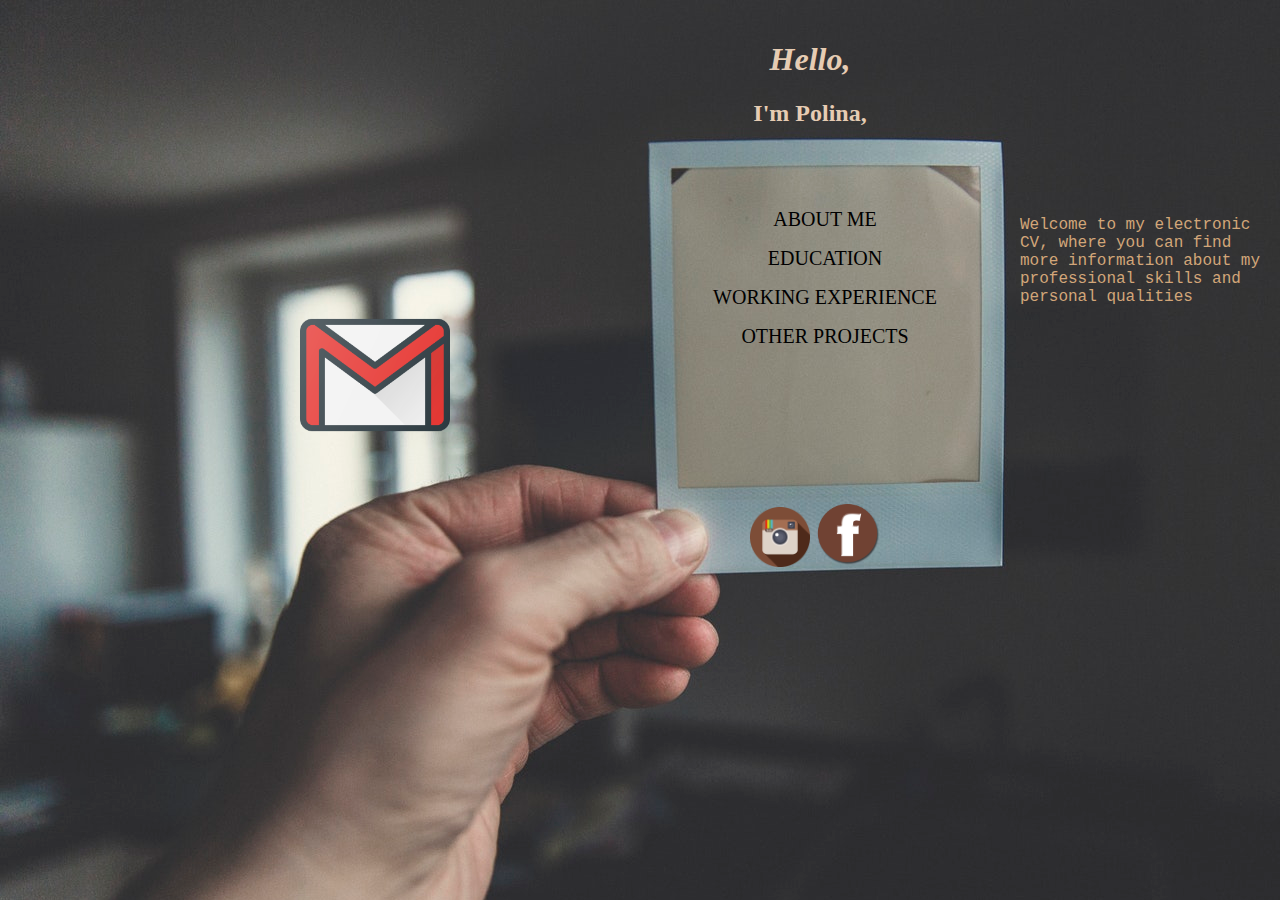
<file: index.html>
<!DOCTYPE html>
<html>
	<head>
		<link rel="stylesheet" type="text/css" href="style.css">
	</head>
					<body background="fonn.jpg">
				<div id="container">
			<div id="intro">
		<title>Polina Lynova</title>
		<h1> <em> Hello, </em> <h1>
		<h2>I'm Polina, <br> </br> </h2>
		</div>
		<div>
		<p id="ryba">Welcome 
		to my electronic CV,
		where you can find more 
		information about my professional 
		skills and personal qualities</p>
			</div>
			</div>
						<div id="yo">
		<ul id="nav">
			<li><a href="about me.html" target="_blank" id="navi">About me</a></li>
			<li><a href="education.html" target="_blank" id="navi">Education</a></li>
			<li><a href="working experience.html" target="_blank" id="navi">Working Experience</li></a>
			<li><a href="other projects.html" target="_blank" id="navi">Other projects</a></li>
		</ul>
						</div>
								<div id="mykyt"> 
									<a href="mailto:lynova.taraz@gmail.com" target="_blank">
										<img src="gmail.png" width="150" height="150" border="0"></a>
											</div>

												<footer id="pups">
													<a href="https://www.instagram.com/worsegun/" target="_blank">
														<img src="inst1.png" width="60" height="60" border="0"></a>

		<a href="https://www.facebook.com/profile.php?id=100010182964223" target="_blank">
		<img src="fcb2.png" width="67" height="67" border="0"></a>
					</footer >
</body>
</html>
</file>
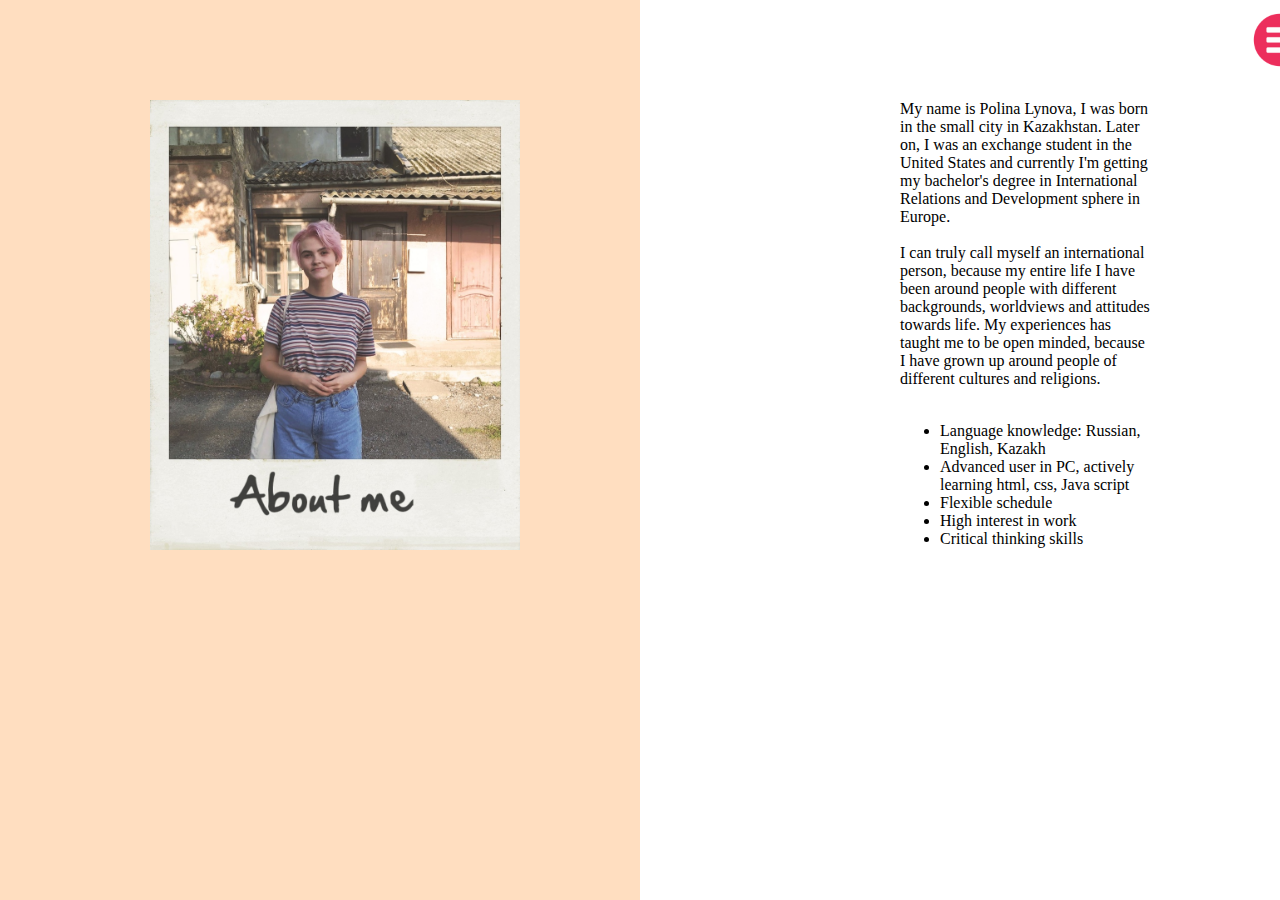
<file: about me.html>
<!DOCTYPE html>
<html>
	<head>
	<link rel="stylesheet" type="text/css" href="style.css">
		</head>
			<body>
			<div id="hi" class="column">
			<div id="lol"> <img src="ya.jpg" height="450" border="0"></div>
			</div>
			<div id="about">My name is Polina Lynova, I was born in the small city in Kazakhstan. Later on, I was an exchange student in the 
			United States and currently I'm getting my bachelor's degree in International Relations and Development sphere in Europe. 
			<br> </br> 
			I can truly call myself an international person, 
			because my entire life I have been around people with different backgrounds, 
			worldviews and attitudes towards life. My experiences has taught me to be open minded, 
			because I have grown up around people of different cultures and religions.
			<br></br>
			<ul>
			<li>Language knowledge: Russian, English, Kazakh</li>
			<li>Advanced user in PC, actively learning html, css, Java script</li>
			<li>Flexible schedule</li>
			<li>High interest in work</li>
			<li>Critical thinking skills</li>
			</ul>
			</div>
					<div id="priv"> 
									<a href="index.html" target="_blank">
										<img src="meny.png" width="60" border="0"></a>
											</div>
				</body>
				
				
</html>
</file>
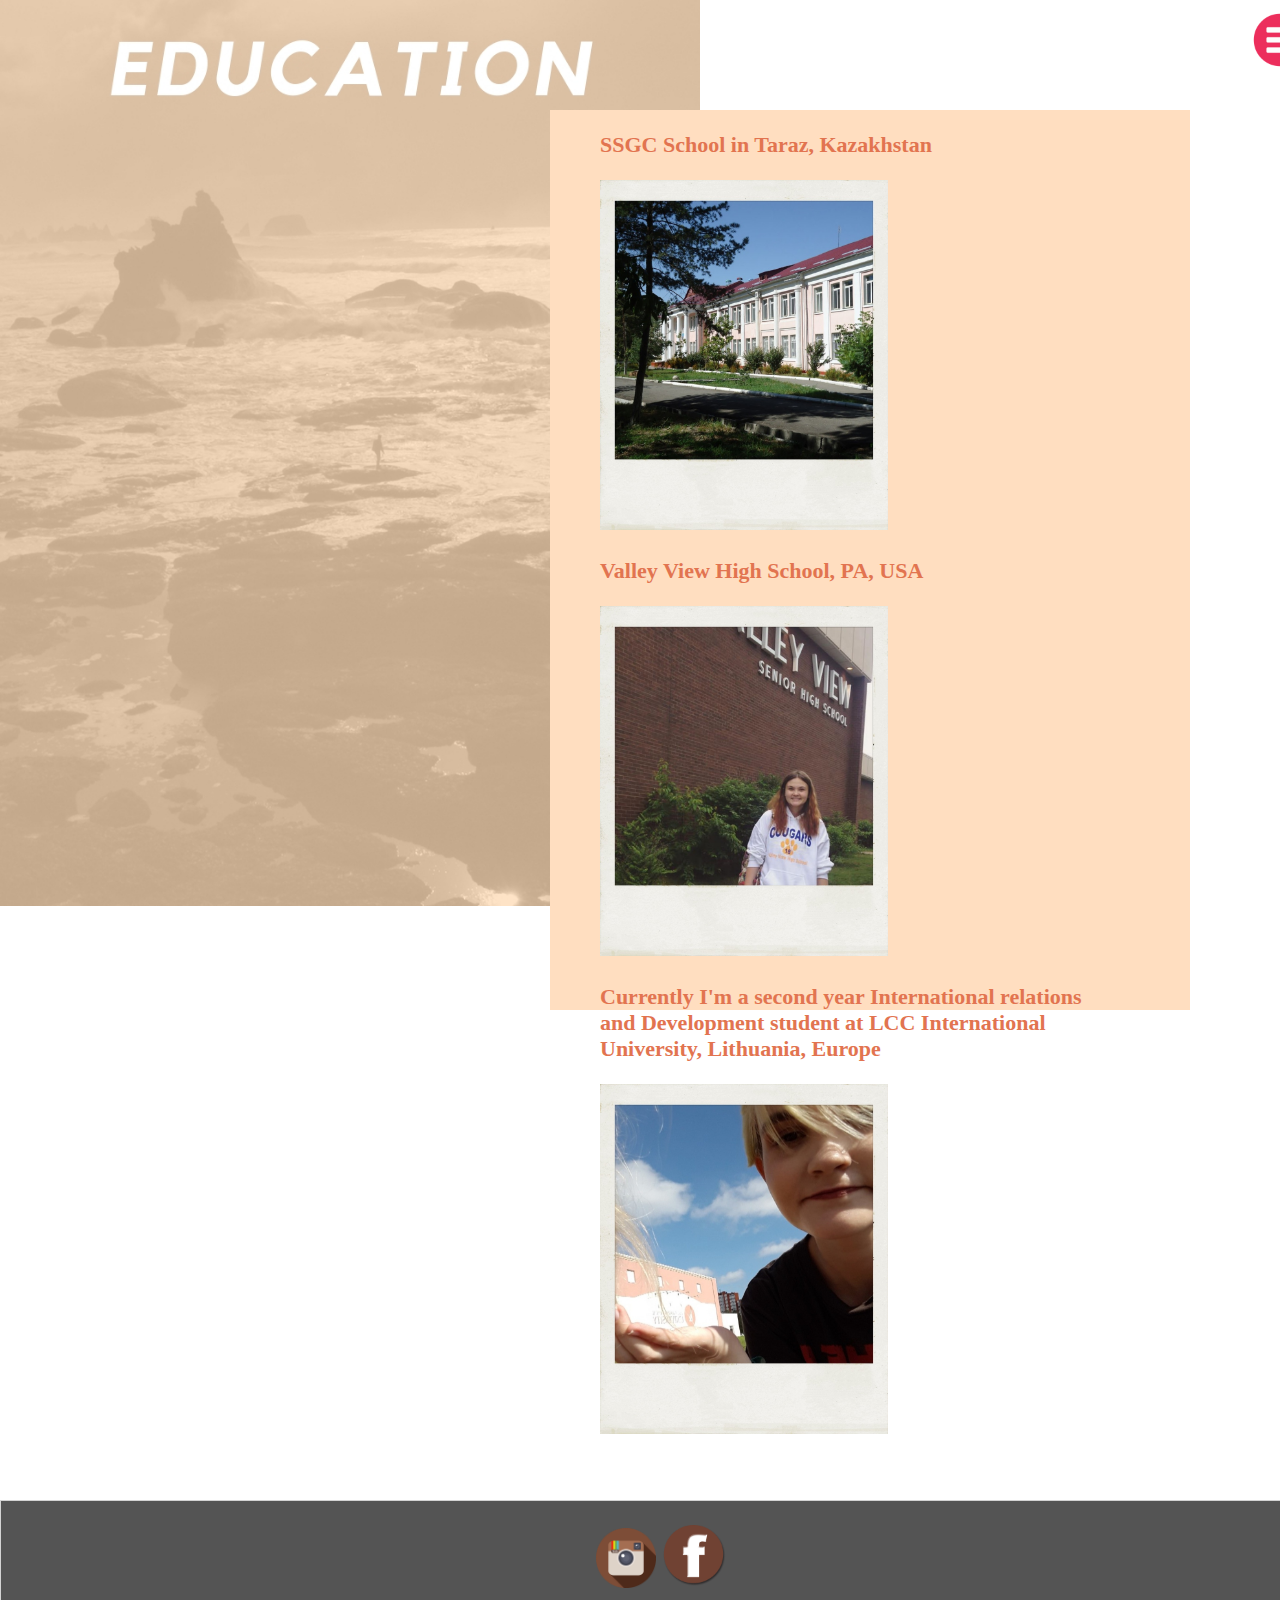
<file: education.html>
<!DOCTYPE html>
<html>
	<head>
	<link rel="stylesheet" type="text/css" href="style.css">
		</head>
		<header id="headerr">
		
									<a href="index.html" target="_blank">
										<img src="meny.png" width="60" border="0"></a>
											
		</header>
				
					<body>
					<img src="educ.jpg" width="700" border="0">
				<div id="masha" class="column">
				</div>
				<div id="ed">
				<p> SSGC School in Taraz, Kazakhstan</p>
				<div id="ssgc"> <img src="ssgc.jpg" height="350" border="0"></div>
				<p>Valley View High School, PA, USA </p>
				<div id="ssgc"> <img src="vvh.jpg" height="350" border="0"></div>
				<p>Currently I'm a second year International relations and Development student at LCC International University,
				Lithuania, Europe</p>
				<div id="ssgc"> <img src="lcc.jpg" height="350" border="0"></div>
				</div>
				<div class="panda">
				 <div id="pr">
				 <a href="https://www.instagram.com/worsegun/" target="_blank">
														<img src="inst1.png" width="60" height="60" border="0"></a>

		<a href="https://www.facebook.com/profile.php?id=100010182964223" target="_blank">
		<img src="fcb2.png" width="67" height="67" border="0"></a>
			 </div>
				
				
				
				
				</body>
				</html>
</file>
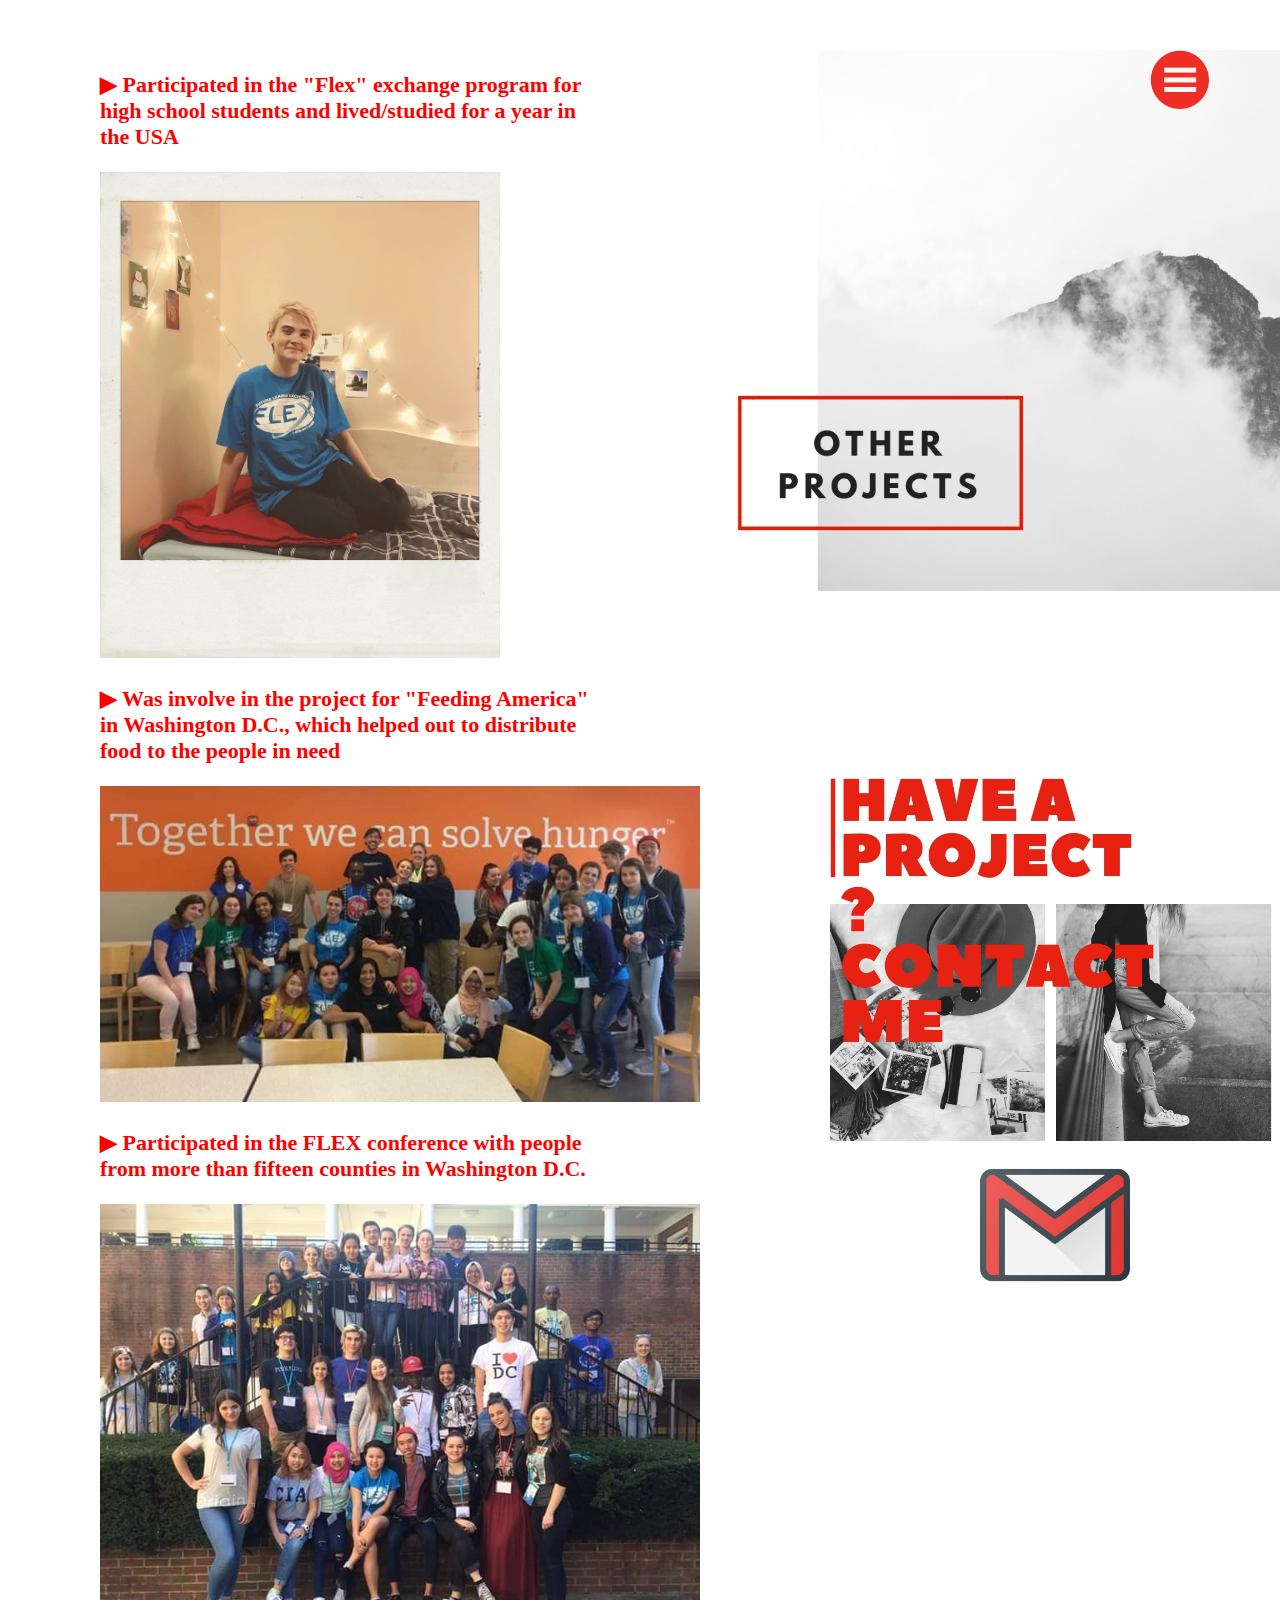
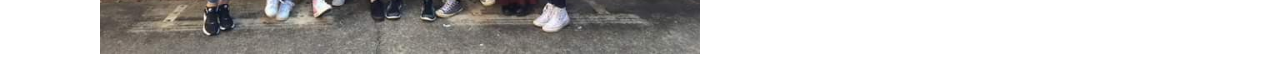
<file: other projects.html>
<!DOCTYPE html>
<html>
	<head>
	<link rel="stylesheet" type="text/css" href="style.css">
		</head>
				<body>
				<div id="bak" > <img src="op.jpg" width="600" border="0"></div>
				<div id="proj">
				<p>▶ Participated in the "Flex" exchange program for high school students and lived/studied for a year in the USA</p>
				<img src="flex.jpg" width="400" border="0">
				
				<p>▶ Was involve in the project for "Feeding America" in Washington D.C., which 
				helped out to distribute food to the people in need</p>
				<img src="feed.jpg" width="600" border="0">
				
				<p>▶ Participated in the FLEX conference with people from more than fifteen counties in Washington D.C.</p> 
				<img src="world.jpg" width="600" border="0">
				
				
			<div id="prr" > <img src="pr.jpg" width="500" border="0"></div>
			<div id="priv"> 
			</div>
									<div id="gmaila"> 
										<a href="mailto:lynova.taraz@gmail.com" target="_blank">
											<img src="gmail.png" width="150" height="150" border="0"></a>
												</div>
													<div id="men"> 
														<a href="index.html" target="_blank">
															<img src="men.png" width="60" border="0"></a>
																</div>
				</body>
				</html>
</file>
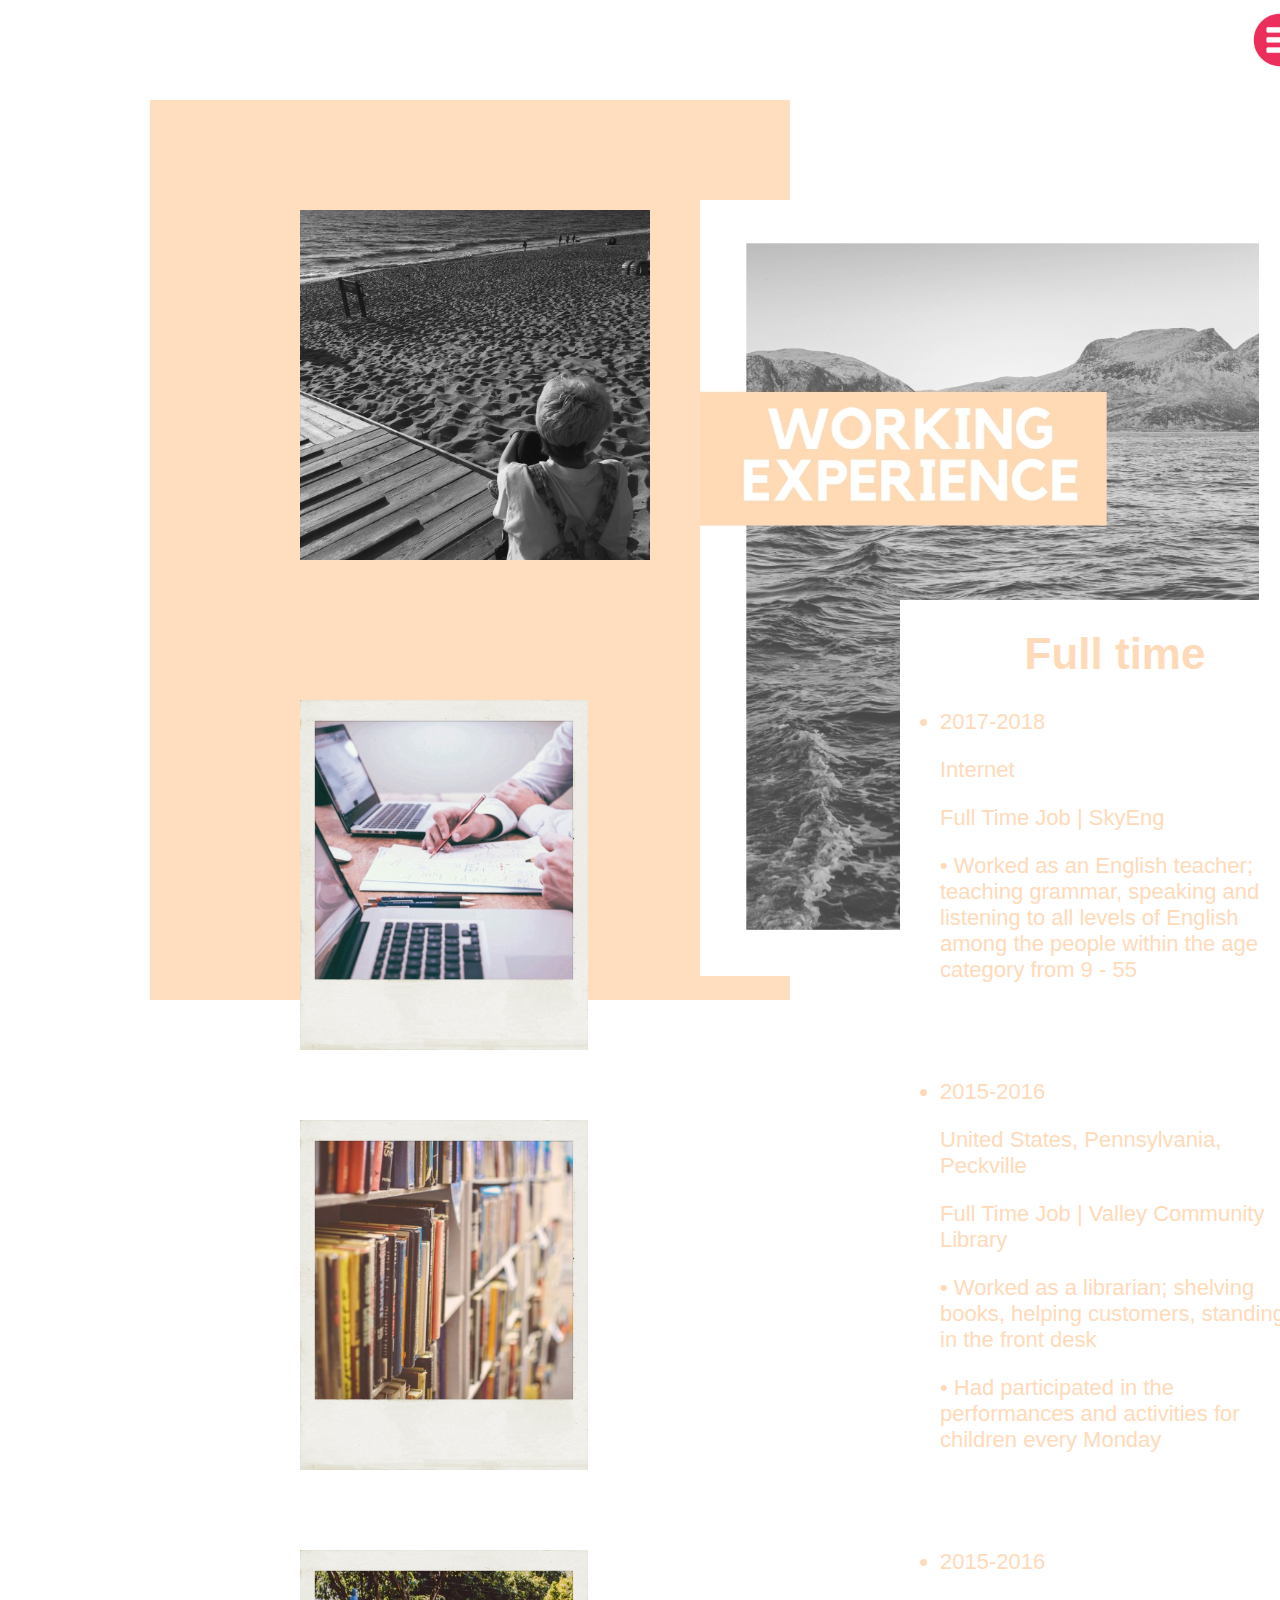
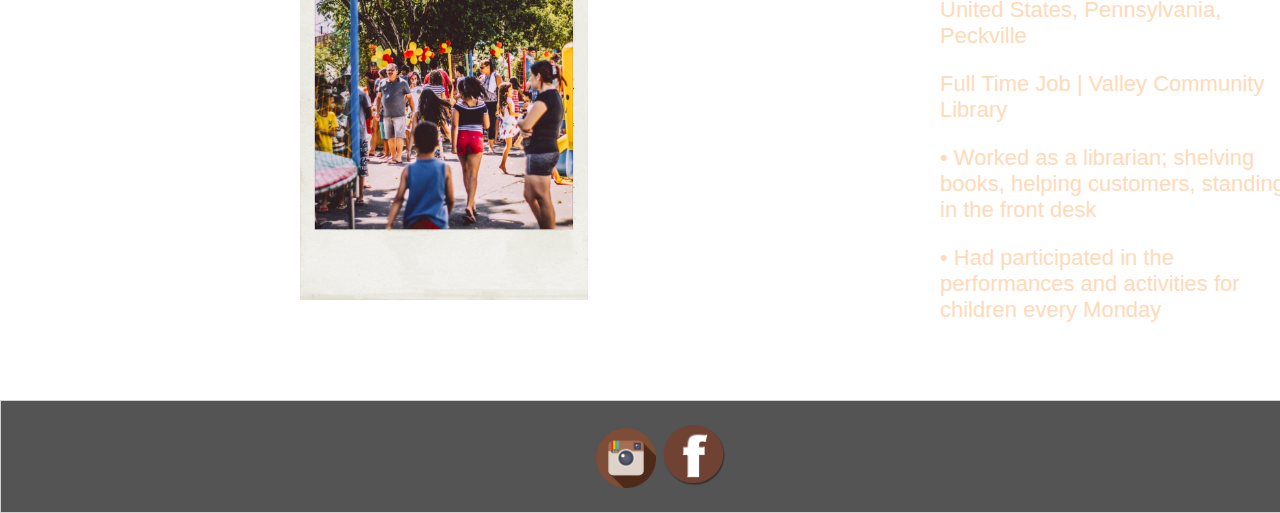
<file: working experience.html>
<!DOCTYPE html>
<html>
	<head>
	<link rel="stylesheet" type="text/css" href="style.css">
		</head>
				<body>
			<div id="brisk" class="column">
			<div id="puk"> <img src="eng.jpg" height="350" border="0"></div>
			<div id="hip"> <img src="lib.jpg" height="350" border="0"></div>
			<div id="oru"> <img src="ym.jpg" height="350" border="0"></div>
			<div id="me"> <img src="fot.jpg" height="350" border="0"></div>
			</div>
			<div id="love"> <img src="we.jpg" width="600" border="0"></div>
			
					<div id="work">
					<ul><h1>Full time</h1>
					<li> <p id="lampa"> 2017-2018 <p>
					<p>Internet</p>
					<p>Full Time Job | SkyEng</p>
					<p>• Worked as an English teacher; teaching grammar, speaking and listening to all levels of English 
					among the people within the age category from 9 - 55</p></li>
					<br></br>
					<li><p>2015-2016</p>
<p>United States, Pennsylvania, Peckville</p>           
<p>Full Time Job | Valley Community Library</p>
<p>•	Worked as a librarian; shelving books, helping customers, standing in the front desk</p>
<p>•	Had participated in the performances and activities for children every Monday</p></li>
<br></br>
<li> <p>2015-2016 </p>
<p>United States, Pennsylvania, Peckville</p>             
<p>Full Time Job | Valley Community Library</p>
<p>•	Worked as a librarian; shelving books, helping customers, standing in the front desk</p>
<p>•	Had participated in the performances and activities for children every Monday</p></li>
</ul>

					</div>
					<div id="priv"> 
									<a href="index.html" target="_blank">
										<img src="meny.png" width="60" border="0"></a>
											</div>
										
										<div class="share">
				  
				 
				 <div id="footertext">
				 <a href="https://www.instagram.com/worsegun/" target="_blank">
														<img src="inst1.png" width="60" height="60" border="0"></a>

		<a href="https://www.facebook.com/profile.php?id=100010182964223" target="_blank">
		<img src="fcb2.png" width="67" height="67" border="0"></a>
			 </div>
			</div>
			
			
</body>
</html>
</file>
<file: style.css>
#container{
	width:1100px;
	margin: 0, auto;
	padding: 10px;
}
body{
margin: 0;
	padding: 0px;
}
h1, h2 {
	text-align: center;
}
#intro {
	padding-top: 10px;
	padding-left: 500px;
	color:#e6ccb3;
	font-family:Snell Roundhand, cursive;
	
}
#yo{
	width: 500px;
  height: 200px;
  position: absolute;
  top: 200px;
  left: 700px;
	color:black;
	font-family:'Libre Baskerville', serif;
	font-size: 22px;
}
#nav { 
list-style-type: none; 
margin: 0; 
padding: 0; 
overflow: hidden;
padding-right: 250px;
} 
#navi { 
display: block; 
padding: 8px; 
font-family: Comic Sans MS, Comic Sans, cursive; 
font-size: 20px; 
text-transform: uppercase; 
} 
li a { 
display: block; 
color: black; 
text-align: center; 
padding: 14px 16px; 
text-decoration: none; 
} 

#ryba {
  width: 250px;
  height: 90px;
  position: absolute;
  top: 200px;
  left: 1020px;
  color: #d2a679;
  font-family: "Courier";
}
#pups{
	position: absolute;
  top: 500px;
  left: 750px;
}
#facebook{
	float: left;
}
#mykyt {
position: absolute;
top: 300px;
  left: 300px;
}
.column{
width: 50%;
background-color: #ffdec0;
background-size: 100% 100%;
height:100%;
}
#hi{
position: absolute;

}
#lol{
position: absolute;
top: 100px;
  left: 150px;
}
#about{
	position: absolute;
top: 100px;
  left: 900px;
  width: 250px;
  height: 90px;
font-family: Palatino, serif
}
#priv{
	position: absolute;
top: 10px;
  left: 1250px;
}
#love{
	position: absolute;
top: 200px;
  left: 700px;
  size: 1000px;
}
#brisk{
	position: absolute;
top: 100px;
  left: 150px;
}
#work{
	position: absolute;
top: 600px;
  left: 900px;
  width: 390px;
  height: 900px;
font-family: "Arial";
color: #FFDAB9; 
background-color: white;
font-size: 22px;
}
#lampa{
	background-color: white;
}
#puk{
	position: absolute;
top: 600px;
  left: 150px;
}
#oru{
	position: absolute;
top: 1450px;
  left: 150px;
}
#hip{
	position: absolute;
top: 1020px;
  left: 150px;
}
#me{
	position: absolute;
top: 110px;
  left: 150px;
}
#bak{
	position: absolute;
top: 50px;
  left: 700px;
  size: 1000px;
}
#proj{
	position: absolute;
top: 50px;
  left: 100px;
  width: 500px;
  height: 900px;
font-family: myFirstFont;
    src: url(sansation_bold.woff);
    font-weight: bold;
color: red; 
background-color: white;
font-size: 22px;
}


#flex{
	left: 200px;
}
#prr{
	position: absolute;
top: 700px;
  left: 700px;
  size: 1000px;
}
#gmaila{
	position: absolute;
top:1100px;
  left: 880px;
}
#men{
	position: absolute;
top: 0px;
  left: 1050px;
}
#masha{
position: absolute;
top: 110px;
  left: 550px;	
}
#ed{
	position: absolute;
top: 110px;
  left: 600px;
  width: 500px;
  height: 900px;
font-family: myFirstFont;
    src: url(sansation_bold.woff);
    font-weight: bold;
color: #e27450; 
font-size: 22px;
}
#headerr{
	position: absolute;
top: 10px;
  left: 1250px;
}
.share {
			
  border: 1px solid LightGrey;
  position: absolute;
  padding: 20px;
  text-align: center;
  width: 100%;
  top: 2000px;
  background-color: #545454;
  
}

.share a:hover {
  background: black;
  color: #ffcc00;
}
.care {
			
  border: 1px solid LightGrey;
  position: absolute;
  padding: 20px;
  text-align: center;
  width: 150%;
  left:0;
  top: 1620px;
  background-color: #545454;
  
}

.care a:hover {

  color: #ffcc00;
}
.panda{
			
  border: 1px solid LightGrey;
  position: absolute;
  padding: 20px;
  text-align: center;
  width: 100%;
  top: 1500px;
  background-color: #545454;
  
}

.panda a:hover {
  background: black;
  color: #ffcc00;
}
</file>
